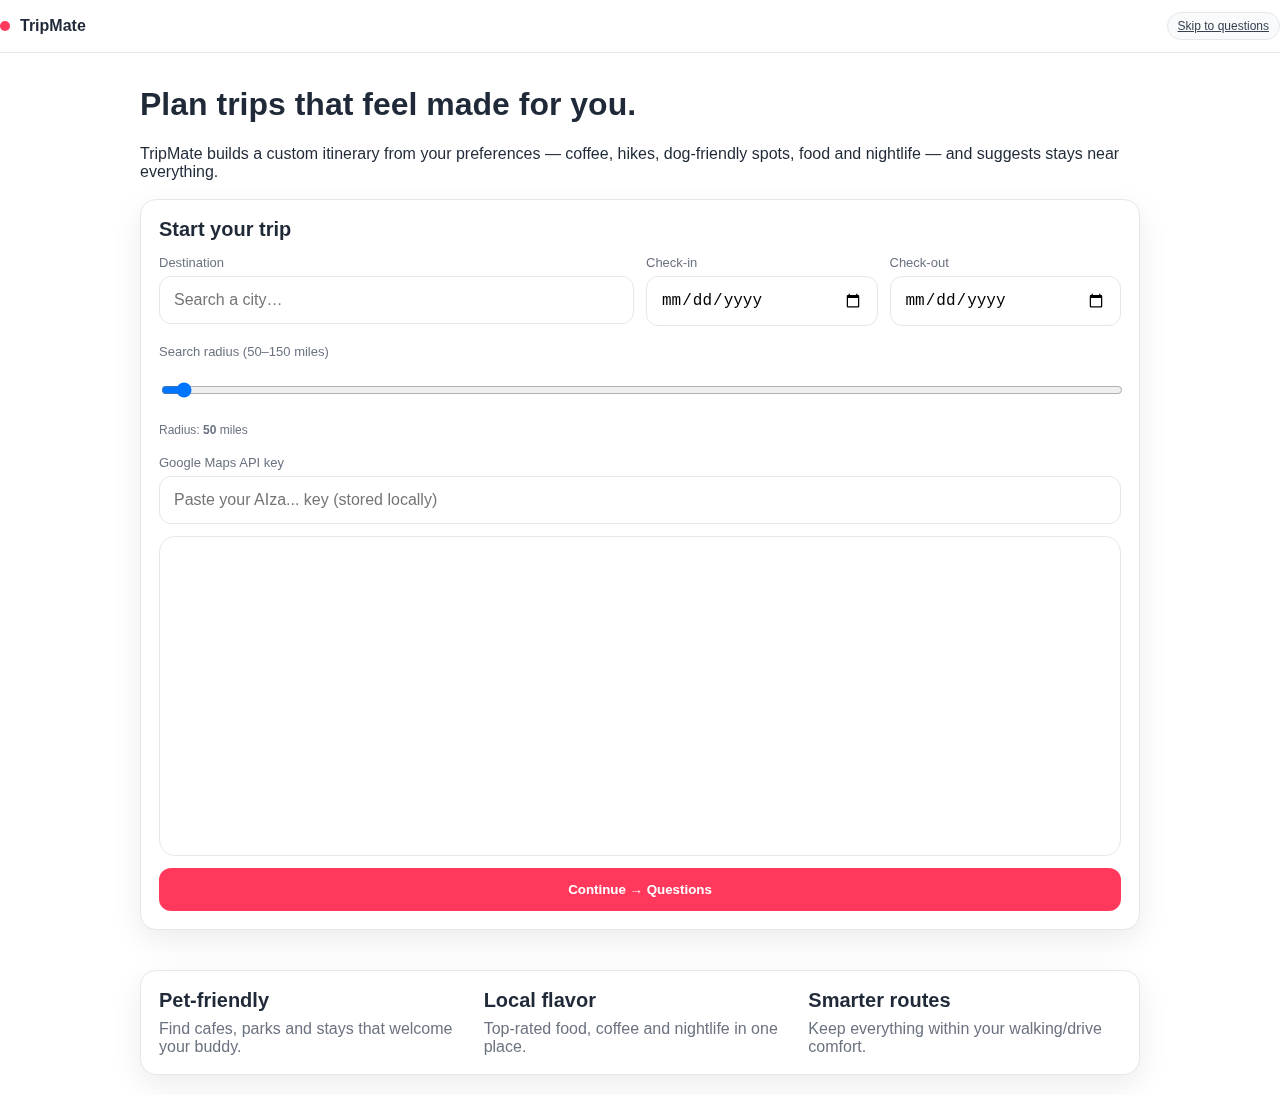
<file: index.html>
<!doctype html><html><head>
<meta charset="utf-8"><meta name="viewport" content="width=device-width, initial-scale=1">
<link rel="stylesheet" href="assets/style.css"><title>TripMate — Welcome</title>
</head><body>
<div class="nav"><div class="brand"><span class="dot"></span> TripMate</div><a class="badge" href="questions.html">Skip to questions</a></div>
<div class="wrap hero">
  <h1>Plan trips that feel made for you.</h1>
  <p class="sub">TripMate builds a custom itinerary from your preferences — coffee, hikes, dog-friendly spots, food and nightlife — and suggests stays near everything.</p>
  <div class="card" style="margin-top:18px">
    <div class="section-title">Start your trip</div>
    <div class="grid">
      <div class="col-6"><label class="label">Destination</label><input id="dest" class="input" placeholder="Search a city…" autocomplete="off"></div>
      <div class="col-3"><label class="label">Check-in</label><input id="checkin" type="date" class="input"></div>
      <div class="col-3"><label class="label">Check-out</label><input id="checkout" type="date" class="input"></div>
      <div class="col-12"><label class="label">Search radius (50–150 miles)</label><input id="radius" type="range" min="50" max="150" step="10" value="50" class="input"><div class="help">Radius: <b id="rval">50</b> miles</div></div>
      <div class="col-12"><label class="label">Google Maps API key</label><input id="api" class="input" placeholder="Paste your AIza... key (stored locally)"></div>
      <script>
let map, autocomplete, selectedPlace, mapsLoaded=false;

rval.textContent = radius.value;
radius.oninput = () => (rval.textContent = radius.value);

// prefill any saved key
api.value = TM.getKey();

function loadGoogle(cb){
  const k = (api.value || '').trim();
  if(!k){ toast('Paste your Google Maps API key'); return; }
  TM.saveKey(k);

  // if already loaded, just init again
  if(mapsLoaded && window.google && google.maps){ cb && cb(); return; }

  const s = document.createElement('script');
  s.src = 'https://maps.googleapis.com/maps/api/js?key=' + encodeURIComponent(k) + '&libraries=places';
  s.async = true; s.defer = true;
  s.onload = () => { mapsLoaded = true; initMaps(); cb && cb(); };
  s.onerror = () => toast('Failed to load Google Maps. Check API key or restrictions.');
  document.head.appendChild(s);
}

function initMaps(){
  if(!document.getElementById('map')) return;
  if(!window.google || !google.maps) return;

  if(!map){
    map = new google.maps.Map(document.getElementById('map'), {
      center: {lat: 30.2672, lng: -97.7431}, zoom: 11
    });
  }
  if(!autocomplete){
    autocomplete = new google.maps.places.Autocomplete(document.getElementById('dest'), { types: ['(cities)'] });
    autocomplete.addListener('place_changed', () => {
      selectedPlace = autocomplete.getPlace();
      if(selectedPlace && selectedPlace.geometry){
        map.setCenter(selectedPlace.geometry.location);
        map.setZoom(12);
      }
    });
  }
}

// 1) If a key is already saved, load Maps immediately on page open
if(api.value){ loadGoogle(); }

// 2) As soon as the user pastes a valid-looking key, auto-load (no button)
let keyTimer;
api.addEventListener('input', () => {
  clearTimeout(keyTimer);
  keyTimer = setTimeout(() => {
    if(api.value.trim().startsWith('AIza')) loadGoogle();
  }, 500);
});

// Continue → Questions
continue.onclick = () => {
  if(!selectedPlace || !selectedPlace.geometry){
    toast('Choose a destination first');
    return;
  }
  const cin  = checkin.value  || new Date().toISOString().slice(0,10);
  const cout = checkout.value || cin;
  const days = Math.max(1, Math.round((new Date(cout)-new Date(cin))/(1000*60*60*24)) || 1);

  const trip = {
    destination: {
      name: selectedPlace.formatted_address || selectedPlace.name,
      lat:  selectedPlace.geometry.location.lat(),
      lng:  selectedPlace.geometry.location.lng()
    },
    startDate: cin,
    endDate:   cout,
    days,
    radiusMiles: parseInt(radius.value, 10)
  };
  TM.saveTrip(trip);
  location.href = 'questions.html';
};
</script>
      <div class="col-12"><div id="map"></div></div>
      <div class="col-12"><button id="continue" class="btn primary block">Continue → Questions</button></div>
    </div>
  </div>
</div>

<div class="wrap">
  <div class="card">
    <div class="grid">
      <div class="col-4"><div class="section-title">Pet‑friendly</div><div class="muted">Find cafes, parks and stays that welcome your buddy.</div></div>
      <div class="col-4"><div class="section-title">Local flavor</div><div class="muted">Top‑rated food, coffee and nightlife in one place.</div></div>
      <div class="col-4"><div class="section-title">Smarter routes</div><div class="muted">Keep everything within your walking/drive comfort.</div></div>
    </div>
  </div>
</div>
<div id="toast" class="toast"></div>

<script>
const TM = {
  saveKey(k){localStorage.setItem('tripmate_key',k)},
  getKey(){return localStorage.getItem('tripmate_key')||''},
  saveUser(u){localStorage.setItem('tripmate_user', JSON.stringify(u))},
  getUser(){try{return JSON.parse(localStorage.getItem('tripmate_user')||'{}')}catch(e){return {}}},
  saveTrip(t){localStorage.setItem('tripmate_trip', JSON.stringify(t))},
  getTrip(){try{return JSON.parse(localStorage.getItem('tripmate_trip')||'{}')}catch(e){return {}}},
  savePrefs(p){localStorage.setItem('tripmate_prefs', JSON.stringify(p))},
  getPrefs(){try{return JSON.parse(localStorage.getItem('tripmate_prefs')||'{}')}catch(e){return {}}},
  saveChosen(c){localStorage.setItem('tripmate_chosen', JSON.stringify(c||[]))},
  getChosen(){try{return JSON.parse(localStorage.getItem('tripmate_chosen')||'[]')}catch(e){return []}},
  saveItin(i){localStorage.setItem('tripmate_itinerary', JSON.stringify(i||{}))},
  getItin(){try{return JSON.parse(localStorage.getItem('tripmate_itinerary')||'{}')}catch(e){return {}}},
};
function toast(msg){const t=document.getElementById('toast'); if(!t) return; t.textContent=msg; t.className='toast show'; setTimeout(()=>t.className='toast',1800);}
</script>

<script>
let map, autocomplete, selectedPlace;
rval.textContent=radius.value; radius.oninput=()=>rval.textContent=radius.value;
api.value = TM.getKey();
function ensureMaps(cb){ const k=api.value.trim()||TM.getKey(); if(!k){toast('Paste your Google Maps API key'); return;} TM.saveKey(k); if(window.google && google.maps){ cb(); return;} const s=document.createElement('script'); s.src='https://maps.googleapis.com/maps/api/js?key='+encodeURIComponent(k)+'&libraries=places&callback=mapsReady'; s.async=true; s.defer=true; window.mapsReady=cb; document.head.appendChild(s); }
load.onclick=()=>ensureMaps(()=>{ map=new google.maps.Map(map,{center:{lat:30.2672,lng:-97.7431},zoom:11}); autocomplete=new google.maps.places.Autocomplete(dest,{types:['(cities)']}); autocomplete.addListener('place_changed',()=>{ selectedPlace=autocomplete.getPlace(); if(selectedPlace.geometry){ map.setCenter(selectedPlace.geometry.location); map.setZoom(12);} }); });
continue.onclick=()=>{ if(!selectedPlace){toast('Choose a destination first'); return;} const cin=checkin.value||new Date().toISOString().slice(0,10); const cout=checkout.value||cin; const days=Math.max(1, Math.round((new Date(cout)-new Date(cin))/(1000*60*60*24)) || 1); const trip={ destination:{ name:selectedPlace.formatted_address||selectedPlace.name, lat:selectedPlace.geometry.location.lat(), lng:selectedPlace.geometry.location.lng() }, startDate:cin, endDate:cout, days, radiusMiles:parseInt(radius.value,10) }; TM.saveTrip(trip); location.href='questions.html'; };
</script>
</body></html>
</file>
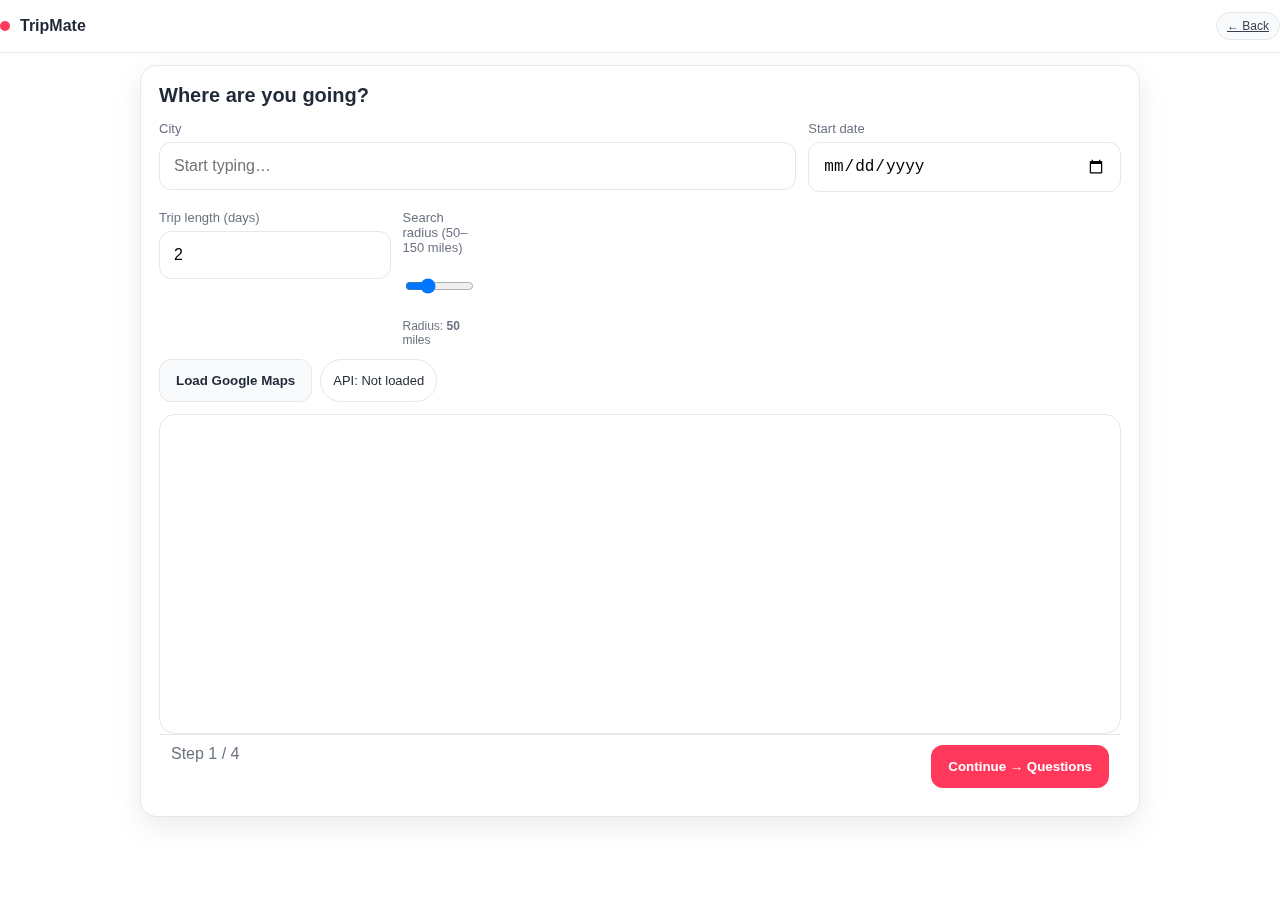
<file: destination.html>
<!doctype html><html><head>
<meta charset="utf-8"><meta name="viewport" content="width=device-width, initial-scale=1">
<link rel="stylesheet" href="assets/style.css"><title>TripMate — Destination</title>
</head><body>
<div class="nav"><div class="brand"><span class="dot"></span> TripMate</div><a class="badge" href="login.html">← Back</a></div>
<div class="wrap">
  <div class="card">
    <h2 class="section-title">Where are you going?</h2>
    <div class="grid">
      <div class="col-8"><label class="label">City</label><input id="dest" class="input" placeholder="Start typing…" autocomplete="off"></div>
      <div class="col-4"><label class="label">Start date</label><input id="date" type="date" class="input"></div>
      <div class="col-3"><label class="label">Trip length (days)</label><input id="days" type="number" min="1" max="14" value="2" class="input"></div>
      <div class="col-9"><label class="label">Search radius (50–150 miles)</label><input id="radius" type="range" min="50" max="150" step="10" value="50" class="input"><div class="help">Radius: <b id="rval">50</b> miles</div></div>
      <div class="col-12">
        <div class="chips">
          <button id="load" class="btn softer">Load Google Maps</button>
          <span id="status" class="pill">API: Not loaded</span>
        </div>
      </div>
      <div class="col-12"><div id="map"></div></div>
    </div>
    <div class="footerbar"><span class="muted">Step 1 / 4</span><button id="next" class="btn primary">Continue → Questions</button></div>
  </div>
</div>
<div id="toast" class="toast"></div>

<script>
const TM = {
  saveKey(k){localStorage.setItem('tripmate_key',k)},
  getKey(){return localStorage.getItem('tripmate_key')||''},
  saveUser(u){localStorage.setItem('tripmate_user', JSON.stringify(u))},
  getUser(){try{return JSON.parse(localStorage.getItem('tripmate_user')||'{}')}catch(e){return {}}},
  saveTrip(t){localStorage.setItem('tripmate_trip', JSON.stringify(t))},
  getTrip(){try{return JSON.parse(localStorage.getItem('tripmate_trip')||'{}')}catch(e){return {}}},
  savePrefs(p){localStorage.setItem('tripmate_prefs', JSON.stringify(p))},
  getPrefs(){try{return JSON.parse(localStorage.getItem('tripmate_prefs')||'{}')}catch(e){return {}}},
  saveChosen(c){localStorage.setItem('tripmate_chosen', JSON.stringify(c||[]))},
  getChosen(){try{return JSON.parse(localStorage.getItem('tripmate_chosen')||'[]')}catch(e){return []}},
  saveItin(i){localStorage.setItem('tripmate_itinerary', JSON.stringify(i||{}))},
  getItin(){try{return JSON.parse(localStorage.getItem('tripmate_itinerary')||'{}')}catch(e){return {}}},
};
function toast(msg){const t=document.getElementById('toast'); if(!t) return; t.textContent=msg; t.className='toast show'; setTimeout(()=>t.className='toast',1800);}
</script>

<script>
let map, placesService, autocomplete, selectedPlace;
rval.textContent = radius.value; radius.oninput = ()=>rval.textContent=radius.value;
function setStatus(t,good=false){status.textContent=t;status.style.background=good?'#e8fff0':'#F9FAFB';status.style.borderColor=good?'#c7f2d6':'var(--stroke)';status.style.color=good?'#0c7c3e':'#374151'}
load.onclick = ()=>{ const k=TM.getKey(); if(!k) return toast('Paste your API key in Login first'); setStatus('API: Loading…'); const s=document.createElement('script'); s.src='https://maps.googleapis.com/maps/api/js?key='+encodeURIComponent(k)+'&libraries=places&callback=initMap'; s.async=true; s.defer=true; s.onerror=()=>setStatus('API: Load error'); document.head.appendChild(s); };
window.initMap = function(){ setStatus('API: Ready',true); map=new google.maps.Map(map,{center:{lat:30.2672,lng:-97.7431},zoom:12}); placesService=new google.maps.places.PlacesService(map); autocomplete=new google.maps.places.Autocomplete(dest,{types:['(cities)']}); autocomplete.addListener('place_changed',()=>{ selectedPlace=autocomplete.getPlace(); if(!selectedPlace.geometry) return; map.setCenter(selectedPlace.geometry.location); map.setZoom(12); }); };
next.onclick = ()=>{ if(!selectedPlace) return toast('Pick a destination'); const trip=TM.getTrip(); trip.destination={name:selectedPlace.formatted_address||selectedPlace.name, lat:selectedPlace.geometry.location.lat(), lng:selectedPlace.geometry.location.lng()}; trip.startDate=date.value||new Date().toISOString().slice(0,10); trip.days=Math.max(1,Math.min(14,parseInt(days.value||'2',10))); trip.radiusMiles=parseInt(radius.value,10); TM.saveTrip(trip); TM.saveItin({}); location.href='questions.html'; };
</script>
</body></html>
</file>
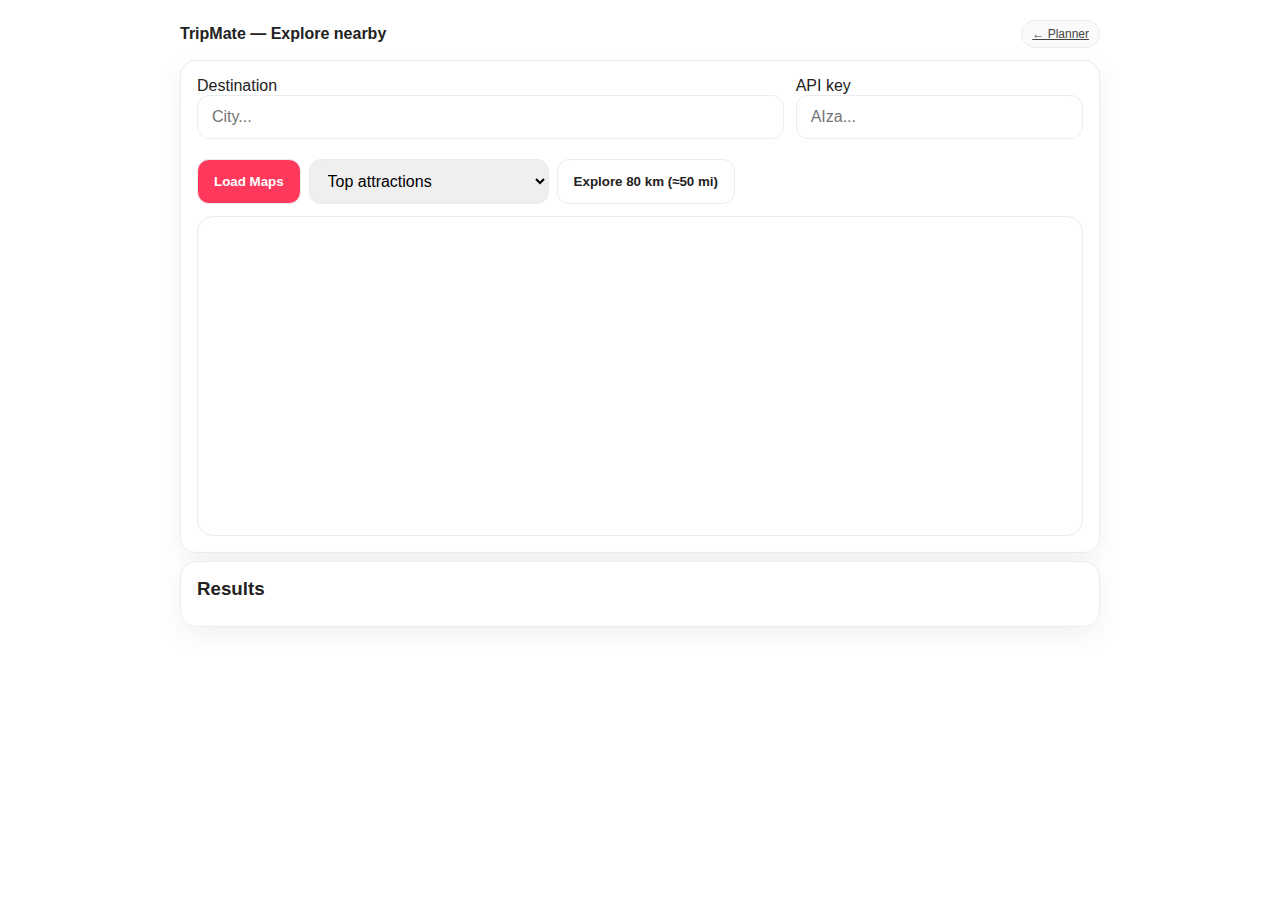
<file: explore.html>
<!doctype html>
<html lang="en">
<head>
<meta charset="utf-8">
<meta name="viewport" content="width=device-width, initial-scale=1">
<title>TripMate — Explore</title>
<style>
:root{--brand:#FF385C;--ink:#222;--muted:#6b6f76;--stroke:#ebecef;--radius:16px}
*{box-sizing:border-box} html,body{margin:0;font-family:-apple-system,BlinkMacSystemFont,'Segoe UI',Roboto,Arial;background:#fff;color:var(--ink)}
.wrap{max-width:960px;margin:0 auto;padding:20px}
.nav{display:flex;align-items:center;justify-content:space-between;margin-bottom:12px}
.brand{font-weight:800}
.card{border:1px solid var(--stroke);border-radius:16px;padding:16px;box-shadow:0 8px 28px rgba(0,0,0,.06);background:#fff}
.input,.select{width:100%;padding:12px 14px;border:1px solid var(--stroke);border-radius:12px;font-size:16px}
.btn{display:inline-flex;align-items:center;justify-content:center;gap:8px;padding:13px 16px;border:1px solid var(--stroke);border-radius:12px;background:var(--brand);color:#fff;font-weight:700}
.btn.ghost{background:#fff;color:var(--ink)}
.badge{display:inline-flex;align-items:center;gap:6px;padding:6px 10px;border:1px solid var(--stroke);border-radius:999px;background:#fafafa;color:#444;font-size:12px}
.grid{display:grid;grid-template-columns:repeat(12,1fr);gap:12px}
.col-12{grid-column:span 12}.col-6{grid-column:span 6}.col-8{grid-column:span 8}.col-4{grid-column:span 4}
.item{border:1px solid var(--stroke);border-radius:12px;padding:12px;display:grid;grid-template-columns:120px 1fr;gap:10px}
.item img{width:120px;height:90px;object-fit:cover;border-radius:10px;border:1px solid var(--stroke)}
#map{width:100%;height:320px;border-radius:16px;border:1px solid var(--stroke)}
</style>
</head>
<body>
<div class="wrap">
  <div class="nav">
    <div class="brand">TripMate — Explore nearby</div>
    <a class="badge" href="planner.html">← Planner</a>
  </div>

  <div class="card">
    <div class="grid">
      <div class="col-8">
        <label class="muted">Destination</label>
        <input id="dest" class="input" placeholder="City..." autocomplete="off">
      </div>
      <div class="col-4">
        <label class="muted">API key</label>
        <input id="api" class="input" placeholder="AIza...">
      </div>
      <div class="col-12" style="display:flex;gap:8px;margin-top:8px">
        <button id="load" class="btn">Load Maps</button>
        <select id="cat" class="select" style="max-width:240px">
          <option value="tourist_attraction">Top attractions</option>
          <option value="park">Parks & hikes</option>
          <option value="museum">Museums</option>
          <option value="shopping_mall">Shopping</option>
          <option value="bar">Bars</option>
          <option value="cafe">Cafes</option>
          <option value="restaurant">Restaurants</option>
          <option value="art_gallery">Art galleries</option>
        </select>
        <button id="search" class="btn ghost">Explore 80 km (≈50 mi)</button>
      </div>
      <div class="col-12"><div id="map"></div></div>
    </div>
  </div>

  <div style="height:8px"></div>
  <div class="card">
    <h3 style="margin:0">Results</h3>
    <div id="results" style="display:flex;flex-direction:column;gap:10px;margin-top:10px"></div>
  </div>
</div>

<script>
const TM = { getKey(){return localStorage.getItem('tripmate_key')||''}, saveKey(k){localStorage.setItem('tripmate_key',k)} };
document.getElementById('api').value = TM.getKey();

let map, placesService, autocomplete, selectedPlace;

document.getElementById('load').onclick = ()=>{
  const k=document.getElementById('api').value.trim(); if(!k) return alert('Paste API key');
  TM.saveKey(k);
  const s=document.createElement('script'); s.src='https://maps.googleapis.com/maps/api/js?key='+encodeURIComponent(k)+'&libraries=places&callback=initMap'; s.async=true; s.defer=true; document.head.appendChild(s);
};

window.initMap = function(){
  map = new google.maps.Map(document.getElementById('map'), {center:{lat:30.2672,lng:-97.7431},zoom:12});
  placesService = new google.maps.places.PlacesService(map);
  autocomplete = new google.maps.places.Autocomplete(document.getElementById('dest'), {types:['(cities)']});
  autocomplete.addListener('place_changed', ()=>{ selectedPlace=autocomplete.getPlace(); if(!selectedPlace.geometry) return; map.setCenter(selectedPlace.geometry.location); map.setZoom(10); });
};

document.getElementById('search').onclick = ()=>{
  if(!selectedPlace) return alert('Pick a destination first');
  const type = document.getElementById('cat').value;
  const loc = selectedPlace.geometry.location;
  const resultsEl = document.getElementById('results'); resultsEl.innerHTML='';
  // Places Nearby: 50,000m max; use 80,000m with textSearch (but we’ll do 50,000m for reliability across accounts)
  placesService.nearbySearch({location:loc, radius:50000, type}, (results, status)=>{
    if(status!==google.maps.places.PlacesServiceStatus.OK || !results||!results.length){ resultsEl.innerHTML='<div class="muted">No results.</div>'; return; }
    results.sort((a,b)=>(b.rating||0)-(a.rating||0)).slice(0,20).forEach(r=>{
      const img = r.photos&&r.photos[0]?r.photos[0].getUrl({maxWidth:400}):'';
      const addr = r.vicinity||'';
      const link = 'https://www.google.com/maps/search/?api=1&query='+encodeURIComponent(r.name+' '+addr);
      const card = document.createElement('div'); card.className='item';
      card.innerHTML = (img?('<img src="'+img+'">'):'<div></div>') + '<div><b>'+r.name+'</b> <span class="muted">• '+(r.rating||'N/A')+' ★</span><br><span class="muted">'+addr+'</span><br><div style="margin-top:6px;display:flex;gap:8px;flex-wrap:wrap"><a class="badge" target="_blank" href="'+link+'">Open in Maps</a><a class="badge" target="_blank" href="https://www.airbnb.com/s/homes?query='+encodeURIComponent(addr||r.name)+'">Stays nearby</a></div></div>';
      resultsEl.appendChild(card);
    });
  });
};

// Auto-load if key exists
const k=TM.getKey(); if(k){ const s=document.createElement('script'); s.src='https://maps.googleapis.com/maps/api/js?key='+encodeURIComponent(k)+'&libraries=places&callback=initMap'; s.async=true; s.defer=true; document.head.appendChild(s);}
</script>
</body>
</html>
</file>
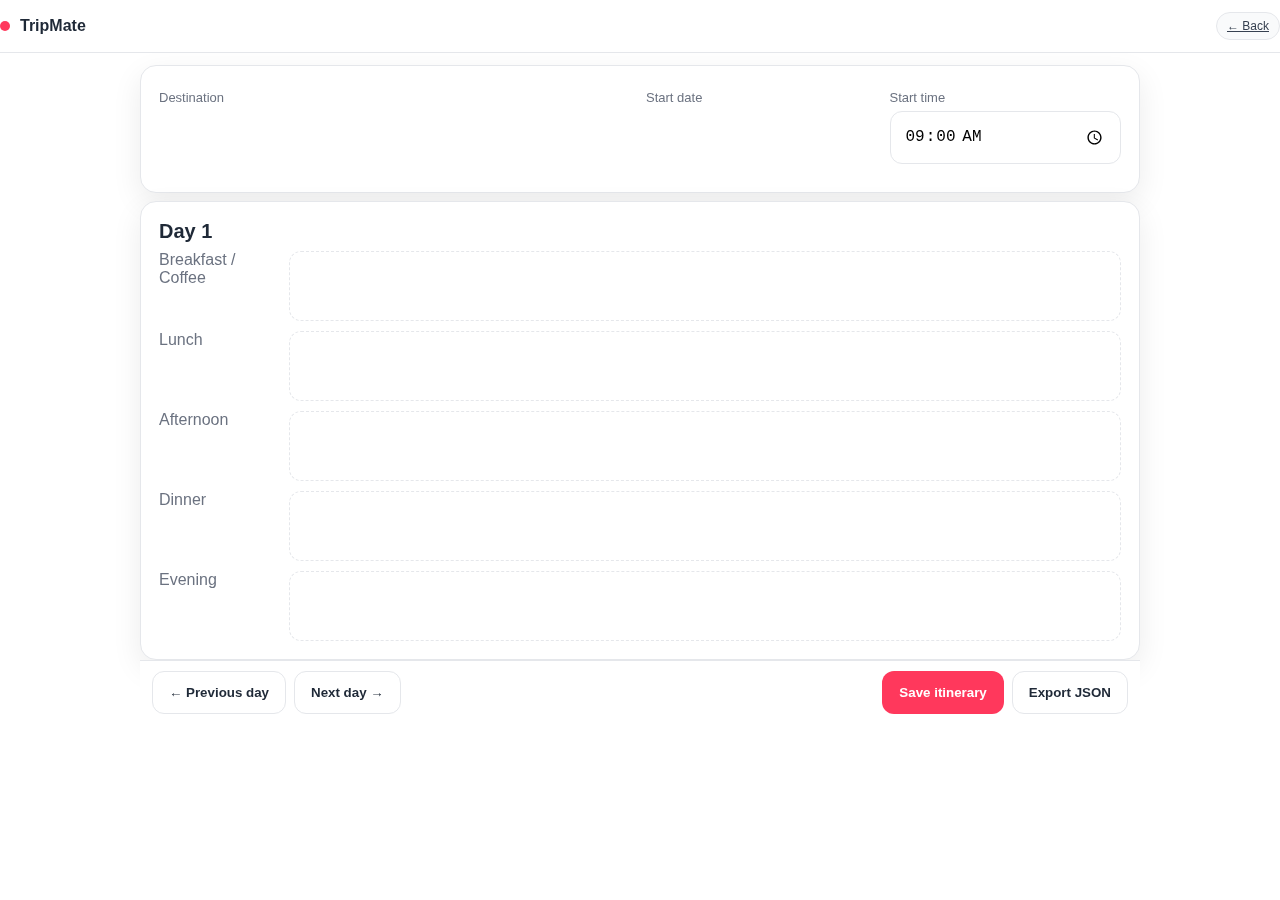
<file: itinerary.html>
<!doctype html><html><head>
<meta charset="utf-8"><meta name="viewport" content="width=device-width, initial-scale=1">
<link rel="stylesheet" href="assets/style.css"><title>TripMate — Itinerary</title>
</head><body>
<div class="nav"><div class="brand"><span class="dot"></span> TripMate</div><a class="badge" href="select.html">← Back</a></div>
<div class="wrap">
  <div class="card">
    <div class="grid">
      <div class="col-6"><div class="label">Destination</div><div class="section-title" id="dest"></div></div>
      <div class="col-3"><div class="label">Start date</div><div class="section-title" id="date"></div></div>
      <div class="col-3"><div class="label">Start time</div><input id="start" type="time" class="input" value="09:00"></div>
    </div>
    <div class="tabs" id="dayTabs"></div>
  </div>

  <div style="height:8px"></div>
  <div class="card">
    <h3 class="section-title" id="dayTitle">Day 1</h3>
    <div class="schedule">
      <div class="muted">Breakfast / Coffee</div><div id="slot-am" class="slot" data-slot="am"></div>
      <div class="muted">Lunch</div><div id="slot-lunch" class="slot" data-slot="lunch"></div>
      <div class="muted">Afternoon</div><div id="slot-pm" class="slot" data-slot="pm"></div>
      <div class="muted">Dinner</div><div id="slot-dinner" class="slot" data-slot="dinner"></div>
      <div class="muted">Evening</div><div id="slot-night" class="slot" data-slot="night"></div>
    </div>
  </div>

  <div class="footerbar">
    <div style="display:flex;gap:8px">
      <button id="prevDay" class="btn ghost">← Previous day</button>
      <button id="nextDay" class="btn ghost">Next day →</button>
    </div>
    <div style="display:flex;gap:8px">
      <button id="save" class="btn primary">Save itinerary</button>
      <button id="export" class="btn ghost">Export JSON</button>
    </div>
  </div>
</div>
<a id="download" style="display:none"></a>
<div id="toast" class="toast"></div>

<script>
const TM = {
  saveKey(k){localStorage.setItem('tripmate_key',k)},
  getKey(){return localStorage.getItem('tripmate_key')||''},
  saveUser(u){localStorage.setItem('tripmate_user', JSON.stringify(u))},
  getUser(){try{return JSON.parse(localStorage.getItem('tripmate_user')||'{}')}catch(e){return {}}},
  saveTrip(t){localStorage.setItem('tripmate_trip', JSON.stringify(t))},
  getTrip(){try{return JSON.parse(localStorage.getItem('tripmate_trip')||'{}')}catch(e){return {}}},
  savePrefs(p){localStorage.setItem('tripmate_prefs', JSON.stringify(p))},
  getPrefs(){try{return JSON.parse(localStorage.getItem('tripmate_prefs')||'{}')}catch(e){return {}}},
  saveChosen(c){localStorage.setItem('tripmate_chosen', JSON.stringify(c||[]))},
  getChosen(){try{return JSON.parse(localStorage.getItem('tripmate_chosen')||'[]')}catch(e){return []}},
  saveItin(i){localStorage.setItem('tripmate_itinerary', JSON.stringify(i||{}))},
  getItin(){try{return JSON.parse(localStorage.getItem('tripmate_itinerary')||'{}')}catch(e){return {}}},
};
function toast(msg){const t=document.getElementById('toast'); if(!t) return; t.textContent=msg; t.className='toast show'; setTimeout(()=>t.className='toast',1800);}
</script>

<script>
const trip=TM.getTrip(); const chosen=TM.getChosen();
if(!trip.destination||!chosen.length) location.href='select.html';
dest.textContent=trip.destination.name; date.textContent=trip.startDate;
let currentDay=0; const totalDays = Math.max(1, trip.days||1);
const itin = TM.getItin();
function dayDate(i){ const d=new Date(trip.startDate); d.setDate(d.getDate()+i); return d.toISOString().slice(0,10); }
function renderTabs(){ dayTabs.innerHTML=''; for(let i=0;i<totalDays;i++){ const t=document.createElement('div'); t.className='tab'+(i===currentDay?' active':''); t.textContent='Day '+(i+1)+' • '+dayDate(i); t.onclick=()=>{ saveDay(); currentDay=i; renderTabs(); loadDay(); }; dayTabs.appendChild(t);} dayTitle.textContent='Day '+(currentDay+1)+' • '+dayDate(currentDay); }
renderTabs();
function slotEl(id){ return document.querySelector('[data-slot="'+id+'"]'); }
['am','lunch','pm','dinner','night'].forEach(s=>{ const el=slotEl(s); el.addEventListener('dragover', e=>{e.preventDefault(); el.classList.add('highlight');}); el.addEventListener('dragleave', ()=>el.classList.remove('highlight')); el.addEventListener('drop', e=>{e.preventDefault(); el.classList.remove('highlight'); const pid=e.dataTransfer.getData('text/plain'); const node=document.querySelector('[data-pid="'+pid+'"]'); if(node) el.appendChild(node); }); });
function createCard(p){ const d=document.createElement('div'); d.className='cardlet'; d.draggable=true; d.dataset.pid=p.place_id||p.name; const img=document.createElement('img'); const ph=(p.photos&&p.photos[0]&&p.photos[0].getUrl)?p.photos[0].getUrl({maxWidth:200}}):(p.photo||''); if(ph) img.src=ph; else img.style.display='none'; const info=document.createElement('div'); info.style.flex='1'; info.innerHTML='<b>'+ (p.name||'Place') +'</b><br><span class="muted">'+(p.addr||'')+'</span>'; const a=document.createElement('a'); a.href=p.link||'#'; a.target='_blank'; a.className='badge'; a.textContent='Map'; d.appendChild(img); d.appendChild(info); d.appendChild(a); d.addEventListener('dragstart',e=>{e.dataTransfer.setData('text/plain',d.dataset.pid); setTimeout(()=>d.style.opacity=.3)}); d.addEventListener('dragend',()=>d.style.opacity=1); return d; }
function clearSlots(){ ['am','lunch','pm','dinner','night'].forEach(s=>slotEl(s).innerHTML=''); }
function seedIfEmpty(){ const used = new Set(); function pick(typeKeyword, slot){ const p = chosen.find(c => !used.has(c.place_id) && ((c.types||[]).includes(typeKeyword) || (c.name||'').toLowerCase().includes(typeKeyword))); if(p){ used.add(p.place_id); slotEl(slot).appendChild(createCard(p)); } } pick('cafe','am'); pick('restaurant','lunch'); pick('tourist_attraction','pm'); pick('restaurant','dinner'); pick('bar','night'); }
function saveDay(){ const day = {}; ['am','lunch','pm','dinner','night'].forEach(s=>{ day[s]=Array.from(slotEl(s).children).map(x=>x.querySelector('b').textContent); }); const all = TM.getItin(); all[currentDay]=day; TM.saveItin(all); }
function loadDay(){ clearSlots(); const all = TM.getItin(); const day = all[currentDay]; if(day){ const nameToPlace = {}; chosen.forEach(c=>nameToPlace[(c.name||'')]=c); ['am','lunch','pm','dinner','night'].forEach(s=>{ (day[s]||[]).forEach(name=>{ const p=nameToPlace[name] || {name}; slotEl(s).appendChild(createCard(p)); }); }); } else { seedIfEmpty(); } }
loadDay();
prevDay.onclick = ()=>{ if(currentDay>0){ saveDay(); currentDay--; renderTabs(); loadDay(); } };
nextDay.onclick = ()=>{ if(currentDay<totalDays-1){ saveDay(); currentDay++; renderTabs(); loadDay(); } };
function serializeAll(){ saveDay(); const all = TM.getItin(); const out = { dest: trip.destination.name, start: trip.startDate, days: totalDays, startTime: start.value, schedule: {} }; for(let i=0;i<totalDays;i++){ out.schedule['Day '+(i+1)+' '+dayDate(i)] = all[i] || {}; } return out; }
save.onclick = ()=>{ TM.saveTrip(Object.assign(TM.getTrip(), { itinerary: serializeAll() })); toast('Itinerary saved'); };
export.onclick = ()=>{ const data='data:application/json;charset=utf-8,'+encodeURIComponent(JSON.stringify(serializeAll(),null,2)); download.setAttribute('href',data); download.setAttribute('download','tripmate-itinerary.json'); download.click(); };
</script>
</body></html>
</file>
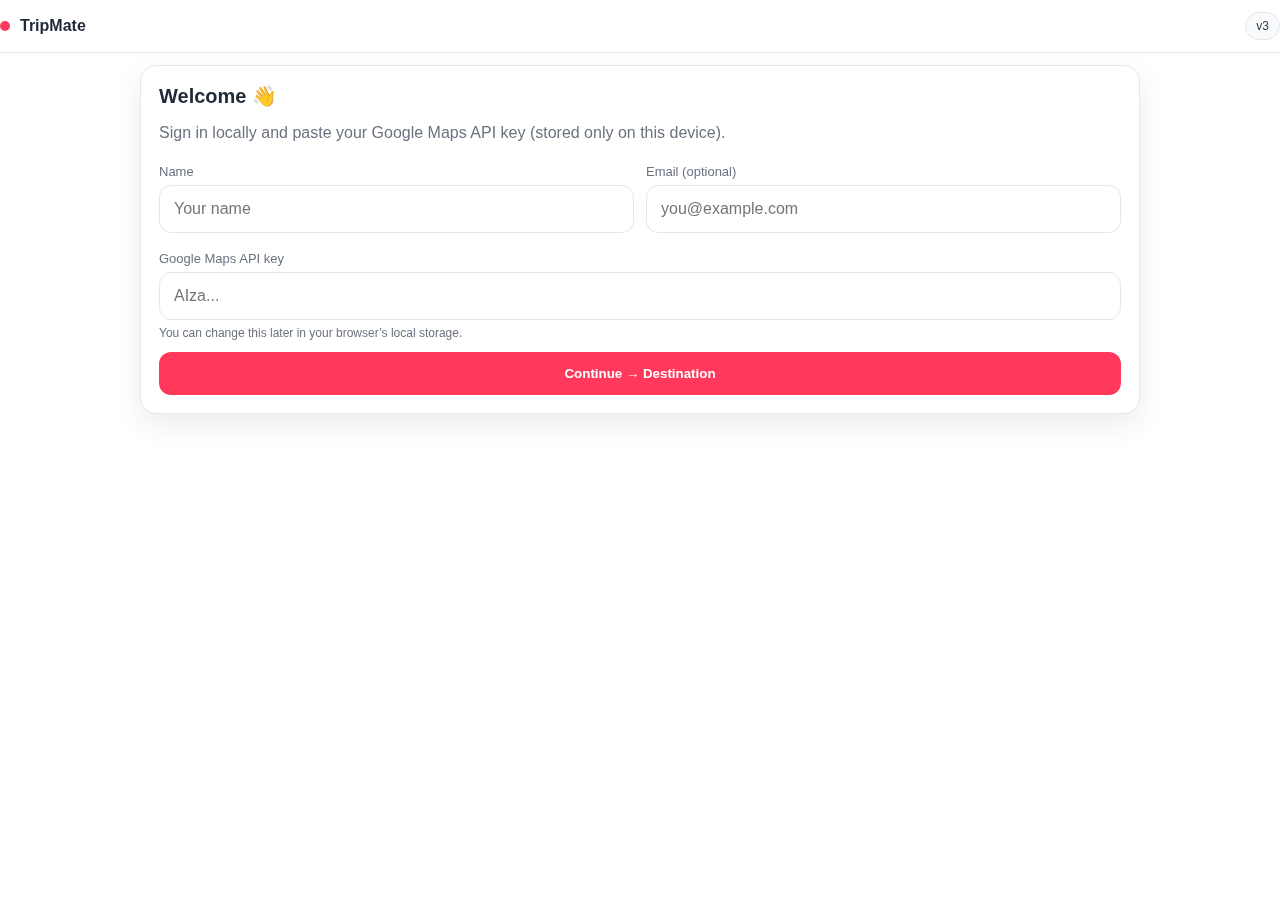
<file: login.html>
<!doctype html><html><head>
<meta charset="utf-8"><meta name="viewport" content="width=device-width, initial-scale=1">
<link rel="stylesheet" href="assets/style.css"><title>TripMate — Login</title>
</head><body>
<div class="nav"><div class="brand"><span class="dot"></span> TripMate</div><div class="badge">v3</div></div>
<div class="wrap">
  <div class="card">
    <h2 class="section-title">Welcome 👋</h2>
    <p class="muted">Sign in locally and paste your Google Maps API key (stored only on this device).</p>
    <div class="grid">
      <div class="col-6"><label class="label">Name</label><input id="name" class="input" placeholder="Your name"></div>
      <div class="col-6"><label class="label">Email (optional)</label><input id="email" class="input" placeholder="you@example.com"></div>
      <div class="col-12"><label class="label">Google Maps API key</label><input id="api" class="input" placeholder="AIza..."><div class="help">You can change this later in your browser’s local storage.</div></div>
      <div class="col-12"><button id="save" class="btn primary block">Continue → Destination</button></div>
    </div>
  </div>
</div>
<div id="toast" class="toast"></div>

<script>
const TM = {
  saveKey(k){localStorage.setItem('tripmate_key',k)},
  getKey(){return localStorage.getItem('tripmate_key')||''},
  saveUser(u){localStorage.setItem('tripmate_user', JSON.stringify(u))},
  getUser(){try{return JSON.parse(localStorage.getItem('tripmate_user')||'{}')}catch(e){return {}}},
  saveTrip(t){localStorage.setItem('tripmate_trip', JSON.stringify(t))},
  getTrip(){try{return JSON.parse(localStorage.getItem('tripmate_trip')||'{}')}catch(e){return {}}},
  savePrefs(p){localStorage.setItem('tripmate_prefs', JSON.stringify(p))},
  getPrefs(){try{return JSON.parse(localStorage.getItem('tripmate_prefs')||'{}')}catch(e){return {}}},
  saveChosen(c){localStorage.setItem('tripmate_chosen', JSON.stringify(c||[]))},
  getChosen(){try{return JSON.parse(localStorage.getItem('tripmate_chosen')||'[]')}catch(e){return []}},
  saveItin(i){localStorage.setItem('tripmate_itinerary', JSON.stringify(i||{}))},
  getItin(){try{return JSON.parse(localStorage.getItem('tripmate_itinerary')||'{}')}catch(e){return {}}},
};
function toast(msg){const t=document.getElementById('toast'); if(!t) return; t.textContent=msg; t.className='toast show'; setTimeout(()=>t.className='toast',1800);}
</script>

<script>
api.value = TM.getKey(); const u=TM.getUser(); if(u.name) name.value=u.name; if(u.email) email.value=u.email;
save.onclick = ()=>{ TM.saveUser({name:name.value.trim(),email:email.value.trim()}); if(api.value.trim()) TM.saveKey(api.value.trim()); location.href='destination.html'; };
</script>
</body></html>
</file>
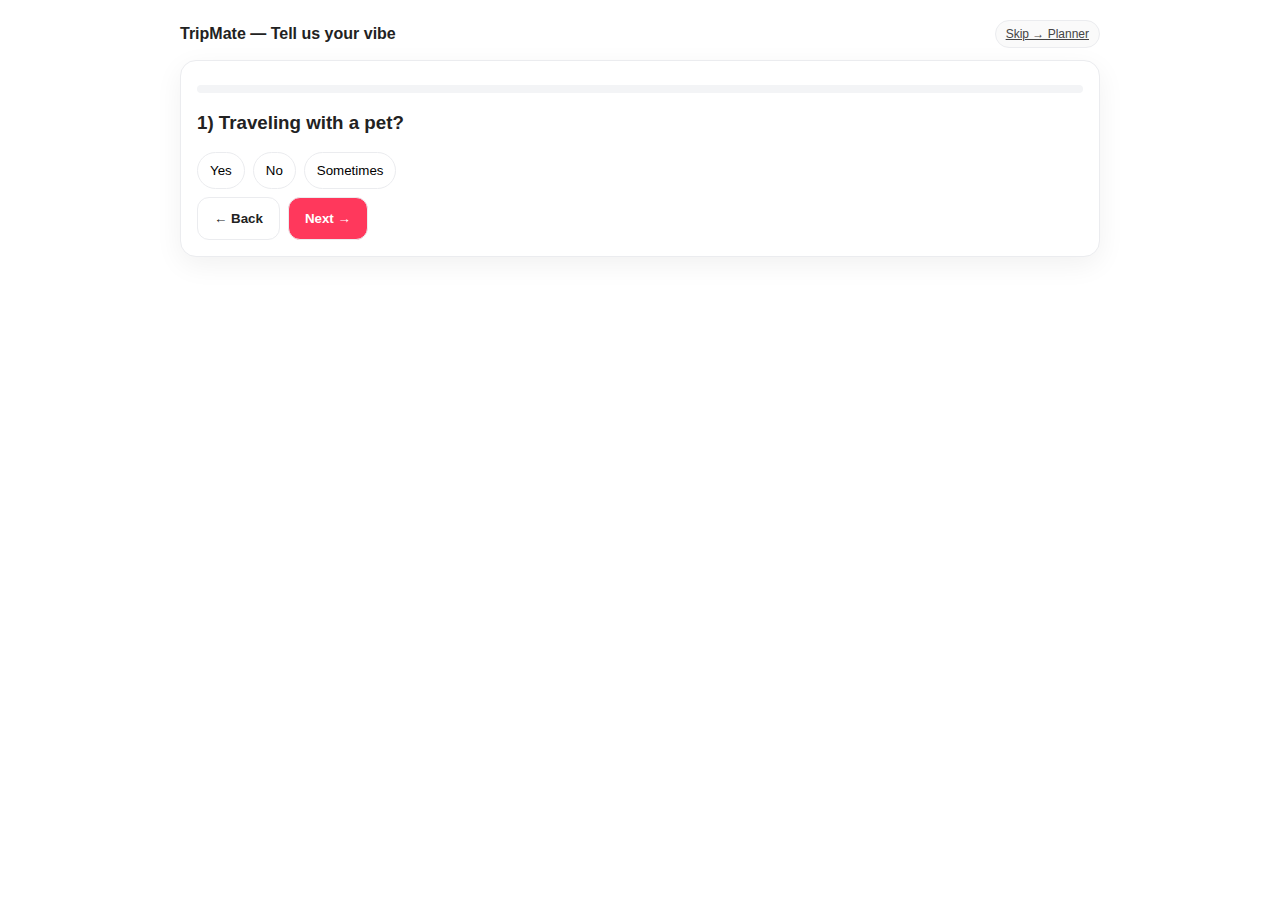
<file: onboarding.html>
<!doctype html>
<html lang="en">
<head>
<meta charset="utf-8">
<meta name="viewport" content="width=device-width, initial-scale=1">
<title>TripMate — Preferences</title>
<style>
:root{--brand:#FF385C;--ink:#222;--muted:#6b6f76;--stroke:#ebecef;--radius:16px}
*{box-sizing:border-box} html,body{margin:0;font-family:-apple-system,BlinkMacSystemFont,'Segoe UI',Roboto,Arial;background:#fff;color:var(--ink)}
.wrap{max-width:960px;margin:0 auto;padding:20px}
.nav{display:flex;align-items:center;justify-content:space-between;margin-bottom:12px}
.brand{font-weight:800}
.card{border:1px solid var(--stroke);border-radius:16px;padding:16px;box-shadow:0 8px 28px rgba(0,0,0,.06);background:#fff}
.btn{display:inline-flex;align-items:center;justify-content:center;gap:8px;padding:13px 16px;border:1px solid var(--stroke);border-radius:12px;background:var(--brand);color:#fff;font-weight:700}
.btn.ghost{background:#fff;color:var(--ink)}
.badge{display:inline-flex;align-items:center;gap:6px;padding:6px 10px;border:1px solid var(--stroke);border-radius:999px;background:#fafafa;color:#444;font-size:12px}
.muted{color:var(--muted)}
.step{display:none} .step.active{display:block}
.opt{display:flex;gap:8px;flex-wrap:wrap;margin-top:8px}
.opt button{padding:10px 12px;border:1px solid var(--stroke);background:#fff;border-radius:999px}
.opt button.sel{background:var(--brand);color:#fff;border-color:transparent}
.progress{height:8px;background:#f3f4f6;border-radius:999px;overflow:hidden;margin:8px 0}
.progress>div{height:100%;background:var(--brand);width:0%}
</style>
</head>
<body>
<div class="wrap">
  <div class="nav">
    <div class="brand">TripMate — Tell us your vibe</div>
    <a class="badge" href="planner.html">Skip → Planner</a>
  </div>

  <div class="card">
    <div class="progress"><div id="bar"></div></div>
    <div id="steps">
      <div class="step active">
        <h3>1) Traveling with a pet?</h3>
        <div class="opt" data-key="petFriendly" data-type="single">
          <button>Yes</button><button>No</button><button>Sometimes</button>
        </div>
      </div>
      <div class="step">
        <h3>2) Morning style</h3>
        <div class="opt" data-key="mornings" data-type="single">
          <button>Early (7–8am)</button><button>Balanced (9–10am)</button><button>Sleep in (10–11am)</button>
        </div>
      </div>
      <div class="step">
        <h3>3) Breakfast?</h3>
        <div class="opt" data-key="breakfast" data-type="single">
          <button>Yes, sit-down</button><button>Quick coffee</button><button>No breakfast</button>
        </div>
      </div>
      <div class="step">
        <h3>4) Coffee vibe</h3>
        <div class="opt" data-key="coffee" data-type="multi">
          <button>Third-wave cafes</button><button>Classic diners</button><button>Local roasters</button><button>Tea instead</button>
        </div>
      </div>
      <div class="step">
        <h3>5) Foods you’re excited about</h3>
        <div class="opt" data-key="food" data-type="multi">
          <button>Tacos</button><button>Sushi</button><button>BBQ</button><button>Italian</button><button>Vegan/veg</button><button>Michelin</button>
        </div>
      </div>
      <div class="step">
        <h3>6) Evening energy</h3>
        <div class="opt" data-key="night" data-type="multi">
          <button>Craft cocktails</button><button>Live music</button><button>Chill wine bar</button><button>Rooftop views</button><button>Skip nightlife</button>
        </div>
      </div>
      <div class="step">
        <h3>7) Activities you want</h3>
        <div class="opt" data-key="activities" data-type="multi">
          <button>Hiking</button><button>Museums</button><button>Architecture</button><button>Street art</button><button>Shopping</button><button>Beaches</button><button>Running</button><button>Dog parks</button>
        </div>
      </div>
      <div class="step">
        <h3>8) Day pace</h3>
        <div class="opt" data-key="pace" data-type="single">
          <button>Relaxed (3–4 stops)</button><button>Balanced (5–6)</button><button>Max explore (7–8)</button>
        </div>
      </div>
      <div class="step">
        <h3>9) Preferred meal times</h3>
        <div class="opt" data-key="meals" data-type="multi">
          <button>Breakfast 8–9</button><button>Brunch 10–11</button><button>Lunch 12–1</button><button>Coffee 2–3</button><button>Dinner 6–7</button><button>Late dinner 8–9</button>
        </div>
      </div>
      <div class="step">
        <h3>10) Typical spend per meal</h3>
        <div class="opt" data-key="budget" data-type="single">
          <button>$</button><button>$$</button><button>$$$</button><button>Mix</button>
        </div>
      </div>
      <div class="step">
        <h3>11) Comfortable walking distance</h3>
        <div class="opt" data-key="walk" data-type="single">
          <button>5–10 min</button><button>10–20 min</button><button>30+ min</button>
        </div>
      </div>
      <div class="step">
        <h3>12) Main transportation</h3>
        <div class="opt" data-key="transport" data-type="single">
          <button>Driving</button><button>Rideshare/Taxi</button><button>Public transit</button><button>Walking mostly</button>
        </div>
      </div>
    </div>

    <div style="height:8px"></div>
    <div style="display:flex;gap:8px">
      <button id="back" class="btn ghost">← Back</button>
      <button id="next" class="btn">Next →</button>
    </div>
  </div>
</div>

<script>
// storage
const TM = {
  saveProfile(p){localStorage.setItem('tripmate_profile', JSON.stringify(p))},
  getProfile(){try{return JSON.parse(localStorage.getItem('tripmate_profile')||'{}')}catch(e){return {}}}
};

const steps = Array.from(document.querySelectorAll('.step'));
const bar = document.getElementById('bar');
let idx = 0;
const answers = TM.getProfile();

function render(){ steps.forEach((s,i)=>s.classList.toggle('active', i===idx)); bar.style.width = ((idx)/(steps.length-1))*100 + '%'; }
render();

document.querySelectorAll('.opt').forEach(group => {
  group.addEventListener('click', (e)=>{
    if(e.target.tagName!=='BUTTON') return;
    const type = group.dataset.type, key = group.dataset.key;
    if(type==='single'){ group.querySelectorAll('button').forEach(b=>b.classList.remove('sel')); e.target.classList.add('sel'); answers[key]=e.target.textContent; }
    else{ e.target.classList.toggle('sel'); answers[key]=Array.from(group.querySelectorAll('button.sel')).map(b=>b.textContent); }
    TM.saveProfile(answers);
  });
});

document.getElementById('next').onclick = ()=>{ if(idx<steps.length-1){ idx++; render(); } else { TM.saveProfile(answers); location.href='planner.html'; } };
document.getElementById('back').onclick = ()=>{ if(idx>0){ idx--; render(); } else { history.back(); } };
</script>
</body>
</html>
</file>
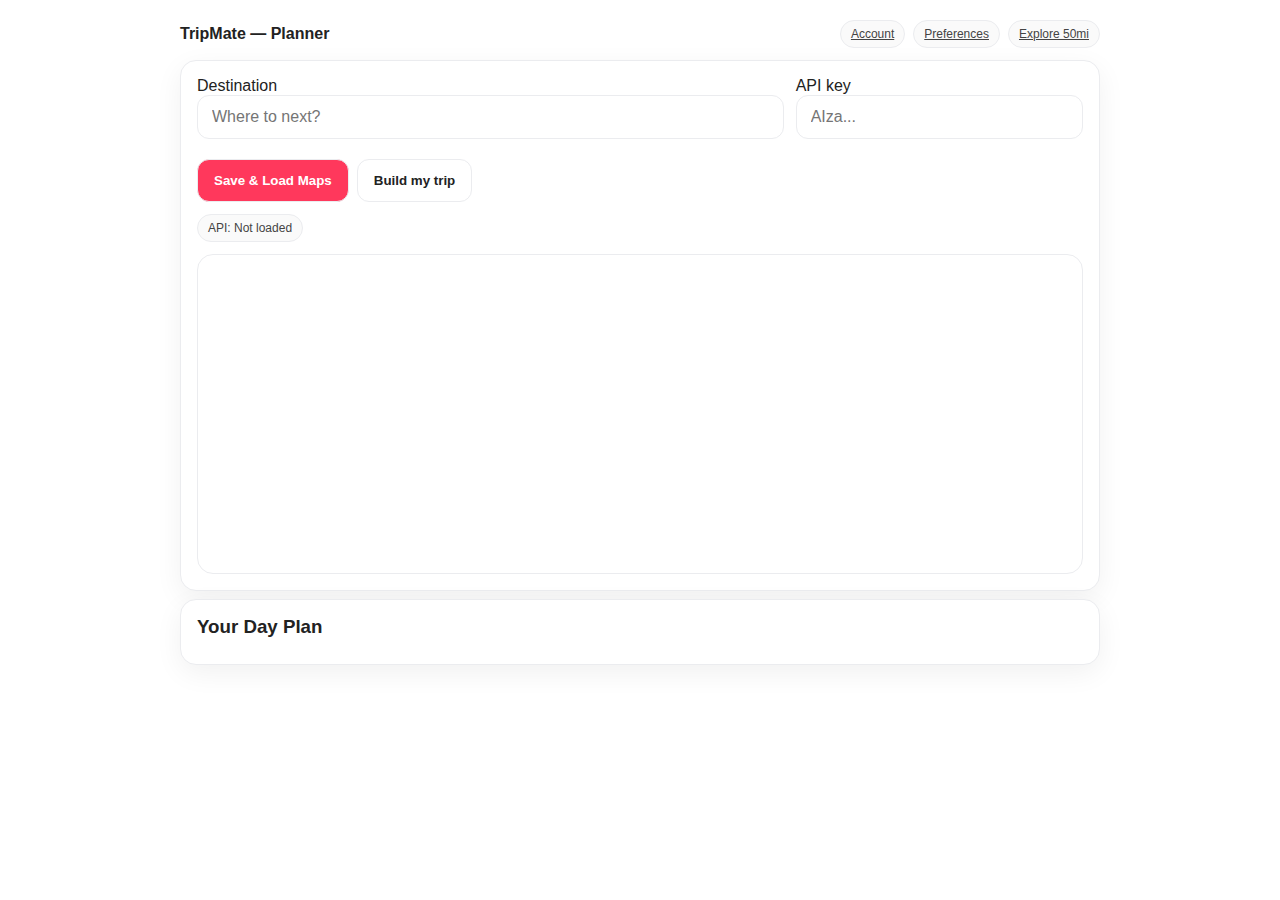
<file: planner.html>
<!doctype html>
<html lang="en">
<head>
<meta charset="utf-8">
<meta name="viewport" content="width=device-width, initial-scale=1">
<title>TripMate — Planner</title>
<style>
:root{--brand:#FF385C;--ink:#222;--muted:#6b6f76;--stroke:#ebecef;--radius:16px}
*{box-sizing:border-box} html,body{margin:0;font-family:-apple-system,BlinkMacSystemFont,'Segoe UI',Roboto,Arial;background:#fff;color:var(--ink)}
.wrap{max-width:960px;margin:0 auto;padding:20px}
.nav{display:flex;align-items:center;justify-content:space-between;margin-bottom:12px}
.brand{font-weight:800}
.card{border:1px solid var(--stroke);border-radius:16px;padding:16px;box-shadow:0 8px 28px rgba(0,0,0,.06);background:#fff}
.input,.select{width:100%;padding:12px 14px;border:1px solid var(--stroke);border-radius:12px;font-size:16px}
.btn{display:inline-flex;align-items:center;justify-content:center;gap:8px;padding:13px 16px;border:1px solid var(--stroke);border-radius:12px;background:var(--brand);color:#fff;font-weight:700}
.btn.ghost{background:#fff;color:var(--ink)}
.badge{display:inline-flex;align-items:center;gap:6px;padding:6px 10px;border:1px solid var(--stroke);border-radius:999px;background:#fafafa;color:#444;font-size:12px}
.grid{display:grid;grid-template-columns:repeat(12,1fr);gap:12px}
.col-12{grid-column:span 12}.col-6{grid-column:span 6}.col-8{grid-column:span 8}.col-4{grid-column:span 4}
.pill{display:inline-flex;align-items:center;gap:6px;padding:6px 10px;border:1px solid var(--stroke);border-radius:999px;background:#fafafa;color:#444;font-size:12px}
.stack{display:flex;flex-direction:column;gap:10px}
.photo{width:100%;height:200px;object-fit:cover;border-radius:12px;border:1px solid var(--stroke)}
#map{width:100%;height:320px;border-radius:16px;border:1px solid var(--stroke)}
</style>
</head>
<body>
<div class="wrap">
  <div class="nav">
    <div class="brand">TripMate — Planner</div>
    <div style="display:flex;gap:8px">
      <a class="badge" href="login.html">Account</a>
      <a class="badge" href="onboarding.html">Preferences</a>
      <a class="badge" href="explore.html">Explore 50mi</a>
    </div>
  </div>

  <div class="card">
    <div class="grid">
      <div class="col-8">
        <label class="muted">Destination</label>
        <input id="dest" class="input" placeholder="Where to next?" autocomplete="off">
      </div>
      <div class="col-4">
        <label class="muted">API key</label>
        <input id="api" class="input" placeholder="AIza...">
      </div>
      <div class="col-12" style="display:flex;gap:8px;margin-top:8px">
        <button id="save" class="btn">Save & Load Maps</button>
        <button id="gen" class="btn ghost">Build my trip</button>
      </div>
      <div class="col-12"><span id="status" class="pill">API: Not loaded</span></div>
      <div class="col-12"><div id="map"></div></div>
    </div>
  </div>

  <div style="height:8px"></div>

  <div class="card">
    <h3 style="margin:0">Your Day Plan</h3>
    <div id="plan" class="stack" style="margin-top:10px"></div>
  </div>
</div>

<script>
// storage
const TM = {
  saveKey(k){localStorage.setItem('tripmate_key',k)},
  getKey(){return localStorage.getItem('tripmate_key')||''},
  getProfile(){try{return JSON.parse(localStorage.getItem('tripmate_profile')||'{}')}catch(e){return {}}}
};
document.getElementById('api').value = TM.getKey();

let map, placesService, autocomplete, selectedPlace;
const statusEl = document.getElementById('status');
const planEl = document.getElementById('plan');

function setStatus(t,good=false){statusEl.textContent=t;statusEl.style.background=good?'#e8fff0':'#fafafa';statusEl.style.borderColor=good?'#c7f2d6':'#ebecef';statusEl.style.color=good?'#0c7c3e':'#444'}

function loadMaps(){
  const k = document.getElementById('api').value.trim(); if(!k) return alert('Paste API key');
  TM.saveKey(k); setStatus('API: Loading…');
  const s = document.createElement('script');
  s.src = 'https://maps.googleapis.com/maps/api/js?key='+encodeURIComponent(k)+'&libraries=places&callback=initMap';
  s.async=true; s.defer=true; s.onerror=()=>setStatus('API: Load error (check key)');
  document.head.appendChild(s);
}
document.getElementById('save').onclick = loadMaps;

window.initMap = function(){
  setStatus('API: Ready',true);
  map = new google.maps.Map(document.getElementById('map'), {center:{lat:30.2672,lng:-97.7431},zoom:12});
  placesService = new google.maps.places.PlacesService(map);
  autocomplete = new google.maps.places.Autocomplete(document.getElementById('dest'), {types:['(cities)']});
  autocomplete.addListener('place_changed', ()=>{
    selectedPlace = autocomplete.getPlace();
    if(!selectedPlace.geometry) return;
    map.setCenter(selectedPlace.geometry.location); map.setZoom(13);
  });
};

function buildBlocks(prefs){
  const pet = String(prefs.petFriendly||'').toLowerCase().includes('yes');
  const haveBreakfast = (prefs.breakfast||'').toLowerCase()!=='no breakfast';
  const times = prefs.meals||[];
  const blocks = [];
  if(haveBreakfast){
    const isBrunch = times.some(t=>t.toLowerCase().includes('brunch'));
    blocks.push({label: isBrunch?'Brunch':'Breakfast / Coffee', type:'cafe', icon:'☕', keyword: pet?'pet friendly patio':''});
  }
  blocks.push({label:'Lunch', type:'restaurant', icon:'🍽️', keyword: pet?'dog friendly patio':''});
  const act = (prefs.activities||[])[0]||'tourist attraction';
  const mapTypes = {'Hiking':'park','Museums':'museum','Architecture':'tourist_attraction','Street art':'tourist_attraction','Shopping':'shopping_mall','Beaches':'tourist_attraction','Running':'park','Dog parks':'park'};
  blocks.push({label:'Afternoon', type: mapTypes[act]||'tourist_attraction', icon:'🎨', keyword: act});
  const foodKW = (prefs.food||[]).join(' ');
  blocks.push({label: times.some(t=>t.toLowerCase().includes('late'))?'Late Dinner':'Dinner', type:'restaurant', icon:'🍔', keyword: foodKW});
  const night = (prefs.night||[])[0]||'Rooftop views';
  blocks.push({label:'Evening', type:'bar', icon:'🌇', keyword: night});
  return blocks;
}

function generate(){
  if(!selectedPlace){return alert('Pick a destination first');}
  const loc = selectedPlace.geometry.location;
  planEl.innerHTML='';
  const prefs = TM.getProfile();
  const blocks = buildBlocks(prefs);
  blocks.reduce((p,block)=>p.then(()=>nearbyPick(loc,block).then(card=>planEl.appendChild(card))), Promise.resolve());
}
document.getElementById('gen').onclick = generate;

function nearbyPick(location, block){
  return new Promise((resolve)=>{
    placesService.nearbySearch({location, radius:4000, type:block.type, keyword:block.keyword||undefined}, (results, status)=>{
      if(status!==google.maps.places.PlacesServiceStatus.OK || !results||!results.length){ resolve(renderCard(block,null)); return; }
      const top = results.sort((a,b)=>(b.rating||0)-(a.rating||0))[0];
      placesService.getDetails({placeId:top.place_id, fields:['name','rating','formatted_address','photos','url','geometry']}, (detail, st)=>{
        resolve(renderCard(block, st===google.maps.places.PlacesServiceStatus.OK?detail:top));
      });
    });
  });
}

function renderCard(block, place){
  const div=document.createElement('div'); div.className='stack';
  if(!place){div.innerHTML='<div class="badge">'+block.icon+' '+block.label+'</div><div class="muted">No results. Try again.</div>'; return div;}
  const addr = place.formatted_address||'';
  const photo = place.photos&&place.photos[0]?place.photos[0].getUrl({maxWidth:1000}):'';
  const link = place.url || ('https://www.google.com/maps/search/?api=1&query='+encodeURIComponent(place.name+' '+addr));
  div.innerHTML = (photo?('<img class="photo" src="'+photo+'">'):'')+
    '<div class="badge">'+block.icon+' '+block.label+'</div>'+
    '<b>'+place.name+'</b> <span class="muted">• '+(place.rating||'N/A')+' ★</span><br>'+
    '<span class="muted">'+addr+'</span><br>'+
    '<div style="display:flex;gap:8px;margin-top:6px;flex-wrap:wrap">'+
    '<a class="badge" target="_blank" href="'+link+'">Open in Maps</a>'+
    '<a class="badge" target="_blank" href="https://www.airbnb.com/s/homes?query='+encodeURIComponent(addr||place.name)+'">Stays nearby</a>'+
    '</div>';
  return div;
}

// Auto-load maps if key exists
const k = TM.getKey(); if(k){ document.getElementById('api').value=k; const s=document.createElement('script'); s.src='https://maps.googleapis.com/maps/api/js?key='+encodeURIComponent(k)+'&libraries=places&callback=initMap'; s.async=true; s.defer=true; document.head.appendChild(s);}
</script>
</body>
</html>
</file>
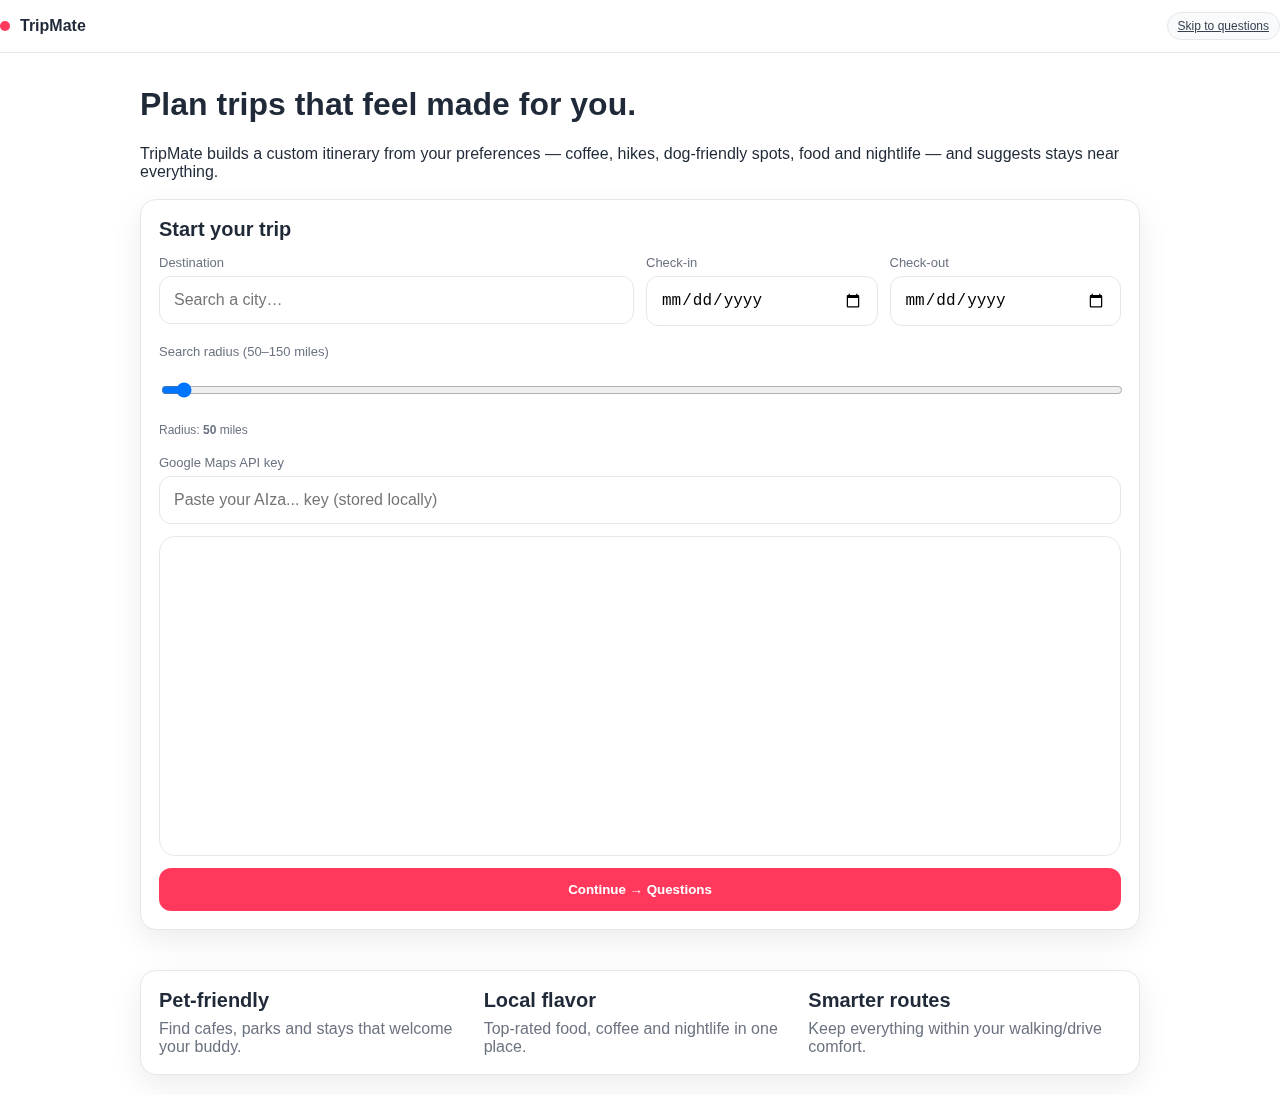
<file: questions.html>
<!doctype html><html><head>
<meta charset="utf-8"><meta name="viewport" content="width=device-width, initial-scale=1">
<link rel="stylesheet" href="assets/style.css"><title>TripMate — Profile & Questions</title>
</head><body>
<div class="nav"><div class="brand"><span class="dot"></span> TripMate</div><a class="badge" href="index.html">← Back</a></div>
<div class="wrap">
  <div class="card">
    <div class="section-title">Create your profile</div>
    <div class="grid">
      <div class="col-6"><label class="label">Name</label><input id="name" class="input" placeholder="Your name"></div>
      <div class="col-6"><label class="label">Email</label><input id="email" class="input" placeholder="you@example.com"></div>
      <div class="col-12"><label class="label">Password (local demo)</label><input id="pwd" type="password" class="input" placeholder="Make it simple for now"></div>
    </div>
  </div>

  <div style="height:8px"></div>
  <div class="card">
    <div class="section-title">Tell us what you like</div>
    <div id="qbox"></div>
    <div class="footerbar"><span class="muted">Step 2 / 4</span><button id="next" class="btn primary">Continue → Top places</button></div>
  </div>
</div>
<div id="toast" class="toast"></div>

<script>
const TM = {
  saveKey(k){localStorage.setItem('tripmate_key',k)},
  getKey(){return localStorage.getItem('tripmate_key')||''},
  saveUser(u){localStorage.setItem('tripmate_user', JSON.stringify(u))},
  getUser(){try{return JSON.parse(localStorage.getItem('tripmate_user')||'{}')}catch(e){return {}}},
  saveTrip(t){localStorage.setItem('tripmate_trip', JSON.stringify(t))},
  getTrip(){try{return JSON.parse(localStorage.getItem('tripmate_trip')||'{}')}catch(e){return {}}},
  savePrefs(p){localStorage.setItem('tripmate_prefs', JSON.stringify(p))},
  getPrefs(){try{return JSON.parse(localStorage.getItem('tripmate_prefs')||'{}')}catch(e){return {}}},
  saveChosen(c){localStorage.setItem('tripmate_chosen', JSON.stringify(c||[]))},
  getChosen(){try{return JSON.parse(localStorage.getItem('tripmate_chosen')||'[]')}catch(e){return []}},
  saveItin(i){localStorage.setItem('tripmate_itinerary', JSON.stringify(i||{}))},
  getItin(){try{return JSON.parse(localStorage.getItem('tripmate_itinerary')||'{}')}catch(e){return {}}},
};
function toast(msg){const t=document.getElementById('toast'); if(!t) return; t.textContent=msg; t.className='toast show'; setTimeout(()=>t.className='toast',1800);}
</script>

<script>
const trip=TM.getTrip(); if(!trip.destination) location.href='index.html';
const prefs=TM.getPrefs(); const user=TM.getUser(); name.value=user.name||''; email.value=user.email||'';
const qs=[
  {k:'petFriendly', t:'Traveling with a pet?', type:'single', opts:['Yes','No','Sometimes']},
  {k:'coffee', t:'Coffee stops?', type:'single', opts:['Love cafes','Sometimes','Skip coffee']},
  {k:'shopping', t:'Shopping interest', type:'single', opts:['Boutiques','Malls','Vintage','Not really']},
  {k:'activities', t:'Activities that excite you', type:'multi', opts:['Hiking','Museums','Street art','Architecture','Beaches','Live music','Sports','Dog parks']},
  {k:'food', t:'Food focus', type:'multi', opts:['Tacos','Sushi','BBQ','Italian','Vegan/veg','Michelin']},
  {k:'night', t:'Evenings', type:'multi', opts:['Craft cocktails','Chill wine bar','Rooftop views','Live music','Skip nightlife']},
  {k:'pace', t:'Pace of the day', type:'single', opts:['Relaxed (3–4 stops)','Balanced (5–6)','Max explore (7–8)']},
  {k:'meals', t:'When do you want meals?', type:'multi', opts:['Breakfast 8–9','Brunch 10–11','Lunch 12–1','Coffee 2–3','Dinner 6–7','Late dinner 8–9']},
  {k:'walk', t:'Comfortable walking distance', type:'single', opts:['5–10 min','10–20 min','30+ min']},
  {k:'transport', t:'Main transportation', type:'single', opts:['Driving','Rideshare/Taxi','Public transit','Walking mostly']},
];
function chip(text, selected){ const b=document.createElement('button'); b.className='pill'+(selected?' sel':''); b.textContent=text; return b; }
function render(){ qbox.innerHTML=''; qs.forEach(row=>{ const sec=document.createElement('div'); sec.style.margin='8px 0 14px'; const title=document.createElement('div'); title.className='label'; title.textContent=row.t; const box=document.createElement('div'); box.className='chips'; const val=prefs[row.k]||(row.type==='multi'?[]:''); row.opts.forEach(o=>{const b=chip(o, (row.type==='single'? val===o : (Array.isArray(val)&&val.includes(o)))); b.onclick=()=>{ if(row.type==='single'){ box.querySelectorAll('.pill').forEach(p=>p.classList.remove('sel')); b.classList.add('sel'); prefs[row.k]=o; } else { b.classList.toggle('sel'); const set=new Set(Array.isArray(prefs[row.k])?prefs[row.k]:[]); if(b.classList.contains('sel')) set.add(o); else set.delete(o); prefs[row.k]=Array.from(set);} TM.savePrefs(prefs); }; box.appendChild(b); }); sec.appendChild(title); sec.appendChild(box); qbox.appendChild(sec); }); }
render();
next.onclick=()=>{ TM.saveUser({name:name.value.trim(),email:email.value.trim()}); if(!TM.getKey()) return toast('Add your Google Maps API key on the welcome page'); location.href='select.html'; };
</script>
</body></html>
</file>
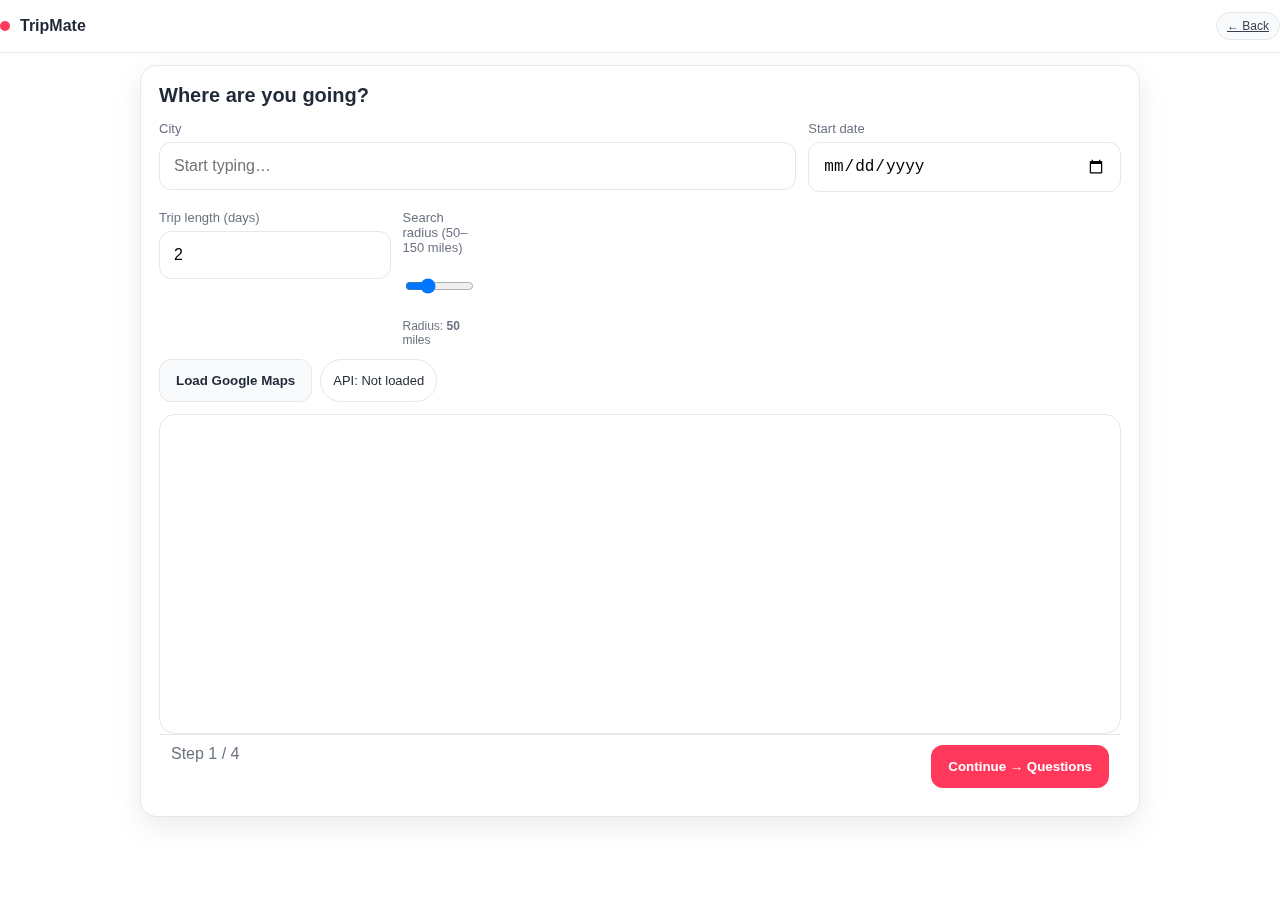
<file: select.html>
<!doctype html><html><head>
<meta charset="utf-8">
<meta name="viewport" content="width=device-width, initial-scale=1">
<title>TripMate</title>
<style>
:root{--brand:#FF385C;--ink:#222;--muted:#6b6f76;--stroke:#ebecef;--radius:16px}
*{box-sizing:border-box} html,body{margin:0;font-family:-apple-system,BlinkMacSystemFont,"Segoe UI",Roboto,Arial;background:#fff;color:var(--ink)}
.wrap{max-width:1040px;margin:0 auto;padding:20px}
.nav{display:flex;align-items:center;justify-content:space-between;margin-bottom:12px}
.brand{font-weight:800}
.card{border:1px solid var(--stroke);border-radius:16px;padding:16px;box-shadow:0 8px 28px rgba(0,0,0,.06);background:#fff}
.input,.select{width:100%;padding:12px 14px;border:1px solid var(--stroke);border-radius:12px;font-size:16px}
.btn{display:inline-flex;align-items:center;justify-content:center;gap:8px;padding:13px 16px;border:1px solid var(--stroke);border-radius:12px;background:var(--brand);color:#fff;font-weight:700;cursor:pointer}
.btn.ghost{background:#fff;color:#000}
.badge{display:inline-flex;align-items:center;gap:6px;padding:6px 10px;border:1px solid var(--stroke);border-radius:999px;background:#fafafa;color:#444;font-size:12px}
.grid{display:grid;grid-template-columns:repeat(12,1fr);gap:12px}
.col-12{grid-column:span 12}.col-6{grid-column:span 6}.col-4{grid-column:span 4}.col-8{grid-column:span 8}.col-3{grid-column:span 3}
.muted{color:#6b6f76}
.pill{display:inline-flex;align-items:center;gap:6px;padding:6px 10px;border:1px solid var(--stroke);border-radius:999px;background:#fafafa;color:#444;font-size:12px}
hr{border:none;border-top:1px solid var(--stroke);margin:10px 0}
.photo{width:100%;height:200px;object-fit:cover;border-radius:12px;border:1px solid var(--stroke)}
#map{width:100%;height:320px;border-radius:16px;border:1px solid var(--stroke)}
.toast{position:fixed;bottom:16px;left:50%;transform:translateX(-50%);background:#111;color:#fff;padding:10px 14px;border-radius:999px;font-size:14px;display:none}
.toast.show{display:block}
.tabs{display:flex;gap:8px;flex-wrap:wrap;margin-bottom:10px}
.tab{padding:8px 12px;border:1px solid var(--stroke);border-radius:999px;background:#fff;cursor:pointer}
.tab.active{background:var(--brand);color:#fff;border-color:transparent}
</style>
<script>
const TM = {
  saveKey(k){localStorage.setItem('tripmate_key',k)},
  getKey(){return localStorage.getItem('tripmate_key')||''},
  saveUser(u){localStorage.setItem('tripmate_user', JSON.stringify(u))},
  getUser(){try{return JSON.parse(localStorage.getItem('tripmate_user')||'{}')}catch(e){return {}}},
  saveTrip(t){localStorage.setItem('tripmate_trip', JSON.stringify(t))},
  getTrip(){try{return JSON.parse(localStorage.getItem('tripmate_trip')||'{}')}catch(e){return {}}},
  savePrefs(p){localStorage.setItem('tripmate_prefs', JSON.stringify(p))},
  getPrefs(){try{return JSON.parse(localStorage.getItem('tripmate_prefs')||'{}')}catch(e){return {}}},
  saveChosen(c){localStorage.setItem('tripmate_chosen', JSON.stringify(c||[]))},
  getChosen(){try{return JSON.parse(localStorage.getItem('tripmate_chosen')||'[]')}catch(e){return []}},
  saveItin(i){localStorage.setItem('tripmate_itinerary', JSON.stringify(i||{}))},
  getItin(){try{return JSON.parse(localStorage.getItem('tripmate_itinerary')||'{}')}catch(e){return {}}},
};
function toast(msg){const t=document.getElementById('toast'); if(!t) return; t.textContent=msg; t.className='toast show'; setTimeout(()=>t.className='toast',1800);}
</script>

<style>.item{border:1px solid var(--stroke);border-radius:12px;padding:12px;display:grid;grid-template-columns:120px 1fr auto;gap:10px;align-items:center} .item img{width:120px;height:90px;object-fit:cover;border-radius:10px;border:1px solid var(--stroke)}</style>
</head><body>
<div class="wrap">
  <div class="nav"><div class="brand">TripMate — Pick your places</div><a class="badge" href="questions.html">← Back</a></div>
  <div class="card">
    <div class="grid">
      <div class="col-8"><span class="muted">Destination</span><div id="destName" style="font-weight:700"></div></div>
      <div class="col-4"><label class="muted">Radius: <b id="rmi"></b> miles</label><input id="radius" type="range" min="50" max="150" step="10" class="input"></div>
      <div class="col-12" style="display:flex;gap:8px;flex-wrap:wrap">
        <select id="cat" class="select" style="max-width:260px"><option value="tourist_attraction">Top attractions</option><option value="park">Parks & hikes</option><option value="museum">Museums</option><option value="art_gallery">Art galleries</option><option value="shopping_mall">Shopping</option><option value="restaurant">Restaurants</option><option value="cafe">Cafes</option><option value="bar">Bars</option></select>
        <button id="search" class="btn">Search</button>
        <button id="selectAll" class="btn ghost">Select all (toggle)</button>
        <span id="count" class="pill">0 selected</span>
        <button id="next" class="btn" style="margin-left:auto">Continue → Build itinerary</button>
      </div>
      <div class="col-12"><div id="map"></div></div>
    </div>
  </div>
  <div style="height:8px"></div>
  <div class="card"><h3 style="margin:0">Results</h3><div id="results" style="display:flex;flex-direction:column;gap:10px;margin-top:10px"></div></div>
</div>
<div id="toast" class="toast"></div>
<script>
const trip=TM.getTrip(); if(!trip.destination) location.href='destination.html'; destName.textContent=trip.destination.name;
radius.value=trip.radiusMiles||50; rmi.textContent=radius.value; radius.oninput=()=>{ rmi.textContent=radius.value; trip.radiusMiles=parseInt(radius.value,10); TM.saveTrip(trip); };
let map, placesService, lastResults=[];
(function load(){ const k=TM.getKey(); if(!k) return toast('Paste API key in Login'); const s=document.createElement('script'); s.src='https://maps.googleapis.com/maps/api/js?key='+encodeURIComponent(k)+'&libraries=places&callback=initMap'; s.async=true; s.defer=true; document.head.appendChild(s); })();
window.initMap=function(){ map=new google.maps.Map(map,{center:{lat:trip.destination.lat,lng:trip.destination.lng},zoom:10}); placesService=new google.maps.places.PlacesService(map); };
const chosen=new Map(TM.getChosen().map(x=>[x.place_id,x])); function updateCount(){count.textContent=chosen.size+' selected'; TM.saveChosen(Array.from(chosen.values()));} updateCount();

function renderResults(res){ results.innerHTML=''; lastResults = res.slice(0,30); lastResults.forEach(r=>{ const img=r.photos&&r.photos[0]?r.photos[0].getUrl({maxWidth:400}):''; const addr=r.vicinity||''; const link='https://www.google.com/maps/search/?api=1&query='+encodeURIComponent(r.name+' '+addr); const card=document.createElement('div'); card.className='item'; const btn=document.createElement('button'); btn.className='btn ghost'; btn.textContent=chosen.has(r.place_id)?'Remove':'Add'; btn.onclick=()=>{ if(chosen.has(r.place_id)){chosen.delete(r.place_id);btn.textContent='Add';} else {chosen.set(r.place_id, Object.assign({}, r, {addr,link})); btn.textContent='Remove';} updateCount(); }; card.innerHTML=(img?('<img src="'+img+'">'):'<div></div>')+'<div><b>'+r.name+'</b> <span class="muted">• '+(r.rating||'N/A')+' ★</span><br><span class="muted">'+addr+'</span><br><div style="margin-top:6px;display:flex;gap:8px;flex-wrap:wrap"><a class="badge" target="_blank" href="'+link+'">Open in Maps</a></div></div>'; card.appendChild(btn); results.appendChild(card); }); }

search.onclick=()=>{ const type=cat.value; const meters=parseInt(radius.value,10)*1609; const req={location:new google.maps.LatLng(trip.destination.lat,trip.destination.lng), radius:Math.min(meters,50000), type}; results.innerHTML='Searching…'; placesService.nearbySearch(req,(res,st)=>{ if(st!==google.maps.places.PlacesServiceStatus.OK||!res||!res.length){results.innerHTML='<div class="muted">No results.</div>';return;} res.sort((a,b)=>(b.rating||0)-(a.rating||0)); renderResults(res); }); };

selectAll.onclick=()=>{ if(!lastResults.length){ toast('Search first'); return; } let adding=0, removing=0; lastResults.forEach(r=>{ if(chosen.has(r.place_id)){ chosen.delete(r.place_id); removing++; } else { const addr=r.vicinity||''; const link='https://www.google.com/maps/search/?api=1&query='+encodeURIComponent(r.name+' '+addr); chosen.set(r.place_id, Object.assign({}, r, {addr,link})); adding++; } }); updateCount(); toast((adding?('Added '+adding):('Removed '+removing))+' places'); renderResults(lastResults); };

next.onclick=()=>{ if(chosen.size===0) return toast('Select at least 1 place'); TM.saveChosen(Array.from(chosen.values())); location.href='itinerary.html'; };
</script>
</body></html>
</file>
<file: assets/style.css>
:root{
  --brand:#FF385C;        /* Airbnb-ish coral */
  --ink:#1F2937;          /* slate-800 */
  --muted:#6B7280;        /* slate-500 */
  --bg:#FFFFFF;
  --card:#FFFFFF;
  --stroke:#E5E7EB;       /* slate-200 */
  --radius:16px;
  --shadow:0 10px 30px rgba(0,0,0,.08);
}
*{box-sizing:border-box}
html,body{margin:0;background:var(--bg);color:var(--ink);font-family:ui-sans-serif, -apple-system, BlinkMacSystemFont, "Segoe UI", Roboto, Arial}
a{color:inherit}
.wrap{max-width:1040px;margin:0 auto;padding:20px}
/* Header */
.nav{position:sticky;top:0;z-index:50;background:rgba(255,255,255,.85);backdrop-filter:saturate(180%) blur(10px);
     display:flex;align-items:center;justify-content:space-between;padding:12px 20px;margin:-20px -20px 12px;border-bottom:1px solid var(--stroke)}
.brand{display:flex;align-items:center;gap:10px;font-weight:800}
.brand .dot{width:10px;height:10px;border-radius:50%;background:var(--brand);display:inline-block}
/* Cards */
.card{background:var(--card);border:1px solid var(--stroke);border-radius:var(--radius);box-shadow:var(--shadow);padding:18px}
.section-title{margin:0 0 8px 0;font-size:20px;font-weight:800}
.muted{color:var(--muted)}
/* Inputs */
.input,.select{width:100%;padding:14px 14px;border:1px solid var(--stroke);border-radius:12px;font-size:16px;background:#fff}
.input:focus,.select:focus{outline:none;border-color:#cbd5e1;box-shadow:0 0 0 3px rgba(59,130,246,.15)}
.label{display:block;margin:6px 0 6px;color:var(--muted);font-size:13px}
.help{font-size:12px;color:var(--muted);margin-top:6px}
/* Buttons */
.btn{display:inline-flex;align-items:center;justify-content:center;gap:8px;padding:13px 16px;border-radius:12px;border:1px solid transparent;font-weight:700;cursor:pointer}
.btn.primary{background:var(--brand);color:#fff}
.btn.ghost{background:#fff;color:var(--ink);border-color:var(--stroke)}
.btn.softer{background:#F9FAFB;color:var(--ink);border-color:var(--stroke)}
.btn.block{width:100%}
/* Grid */
.grid{display:grid;grid-template-columns:repeat(12,1fr);gap:12px}
.col-12{grid-column:span 12}.col-6{grid-column:span 6}.col-4{grid-column:span 4}.col-8{grid-column:span 8}.col-3{grid-column:span 3}
@media(max-width:780px){.col-6,.col-4,.col-8,.col-3{grid-column:span 12}}
/* Pills/Chips */
.chips{display:flex;flex-wrap:wrap;gap:8px}
.pill{display:inline-flex;align-items:center;gap:6px;padding:7px 12px;border:1px solid var(--stroke);border-radius:999px;background:#fff;font-size:13px}
.pill.sel{background:#FFE4EA;border-color:#ffd1db}
.rating{background:#111;color:#fff;border:none}
.badge{display:inline-flex;align-items:center;gap:6px;padding:6px 10px;border:1px solid var(--stroke);border-radius:999px;background:#F9FAFB;color:#374151;font-size:12px}
/* Map */
#map{width:100%;height:320px;border-radius:16px;border:1px solid var(--stroke)}
/* Progress */
.progress{display:flex;gap:6px;margin:8px 0}
.progress .dot{width:8px;height:8px;border-radius:999px;background:#E5E7EB}
.progress .dot.active{background:var(--brand)}
/* Sticky footer actions */
.footerbar{position:sticky;bottom:0;left:0;right:0;display:flex;gap:8px;justify-content:space-between;background:#fff;padding:10px 12px;border-top:1px solid var(--stroke);z-index:40}
/* Place items */
.item{border:1px solid var(--stroke);border-radius:14px;padding:12px;display:grid;grid-template-columns:120px 1fr auto;gap:10px;align-items:center;background:#fff}
.item img{width:120px;height:90px;object-fit:cover;border-radius:12px;border:1px solid var(--stroke)}
.item .title{font-weight:800}
/* Drag schedule */
.schedule{display:grid;grid-template-columns:120px 1fr;gap:10px}
.slot{border:1px dashed var(--stroke);border-radius:12px;padding:10px;min-height:70px;background:#fff}
.cardlet{border:1px solid var(--stroke);border-radius:10px;padding:8px;margin:6px 0;background:#fff;display:flex;gap:8px;align-items:center}
.cardlet img{width:60px;height:60px;object-fit:cover;border-radius:8px;border:1px solid var(--stroke)}
.slot.highlight{background:#fff6f7}
/* Tabs */
.tabs{display:flex;gap:8px;flex-wrap:wrap;margin-bottom:10px}
.tab{padding:8px 12px;border:1px solid var(--stroke);border-radius:999px;background:#fff;cursor:pointer}
.tab.active{background:var(--brand);color:#fff;border-color:transparent}
/* Toast */
.toast{position:fixed;bottom:16px;left:50%;transform:translateX(-50%);background:#111;color:#fff;padding:10px 14px;border-radius:999px;font-size:14px;display:none}
.toast.show{display:block}
</file>
